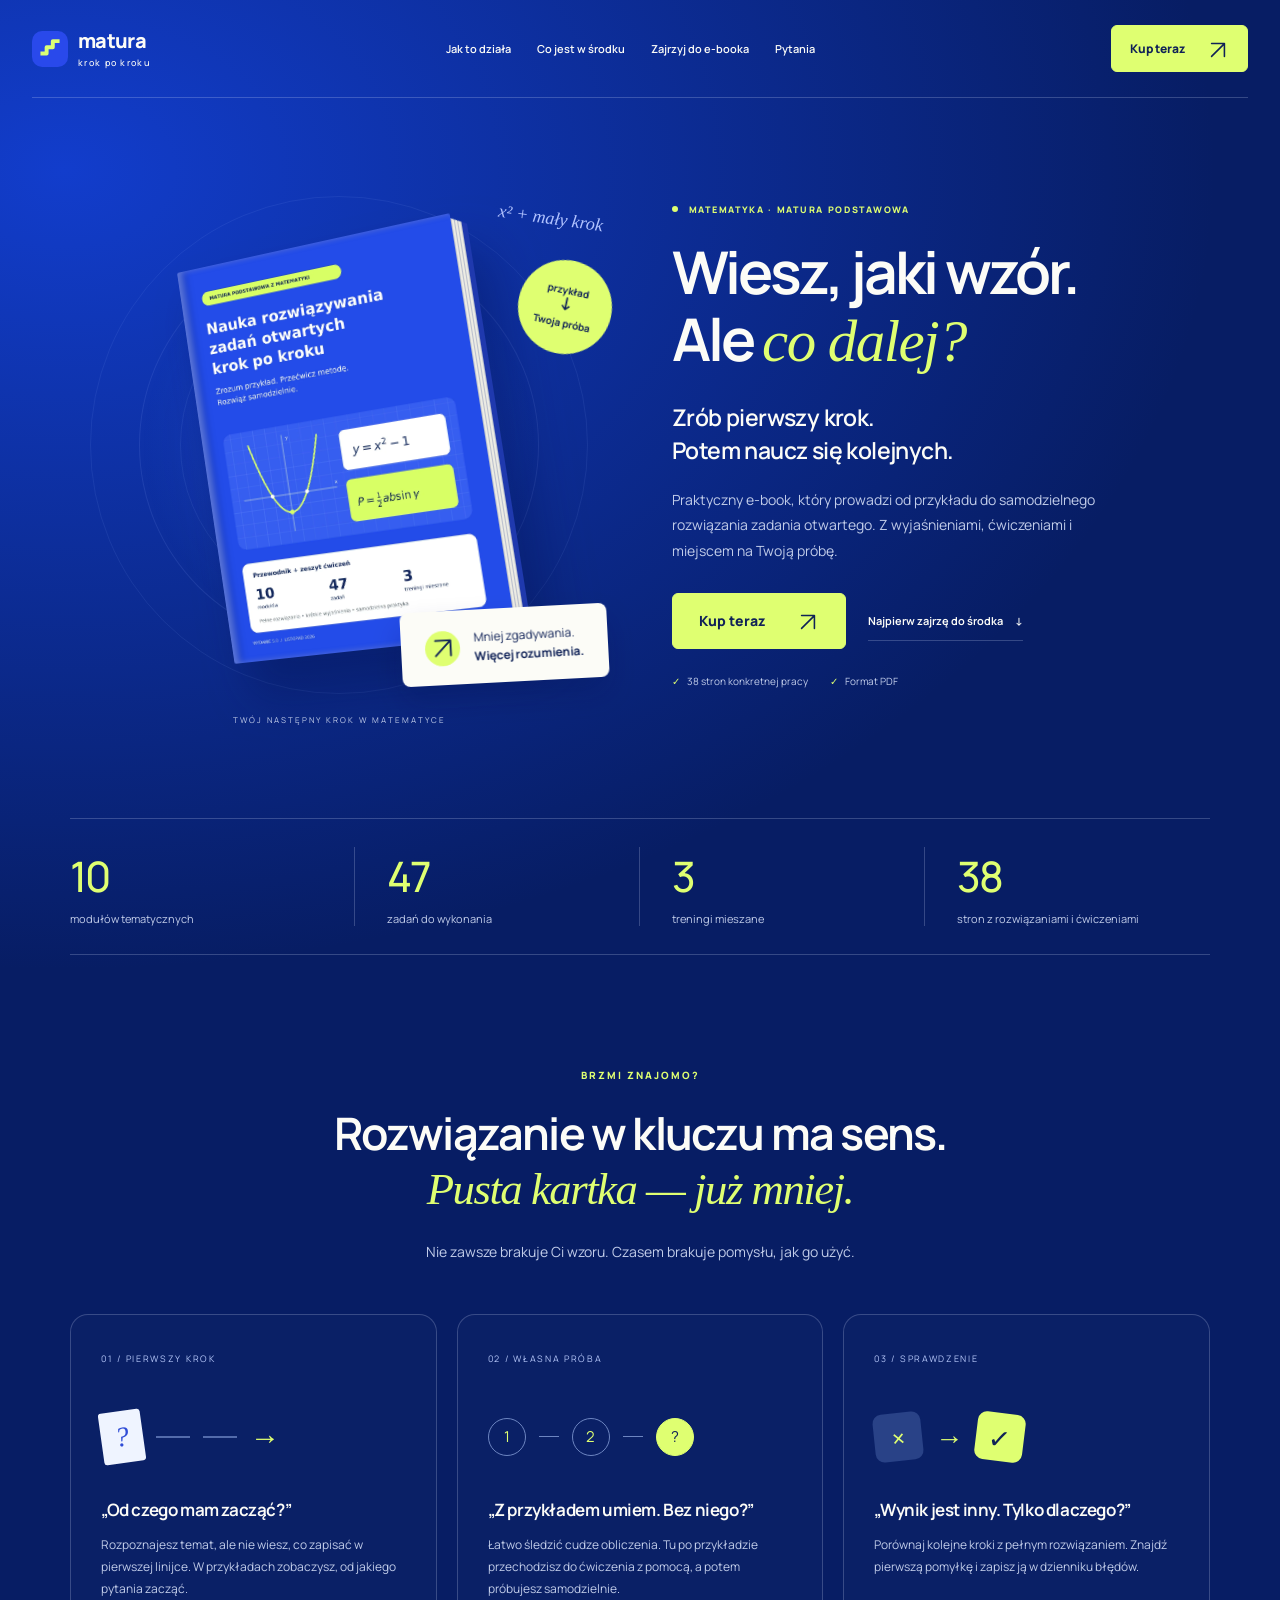
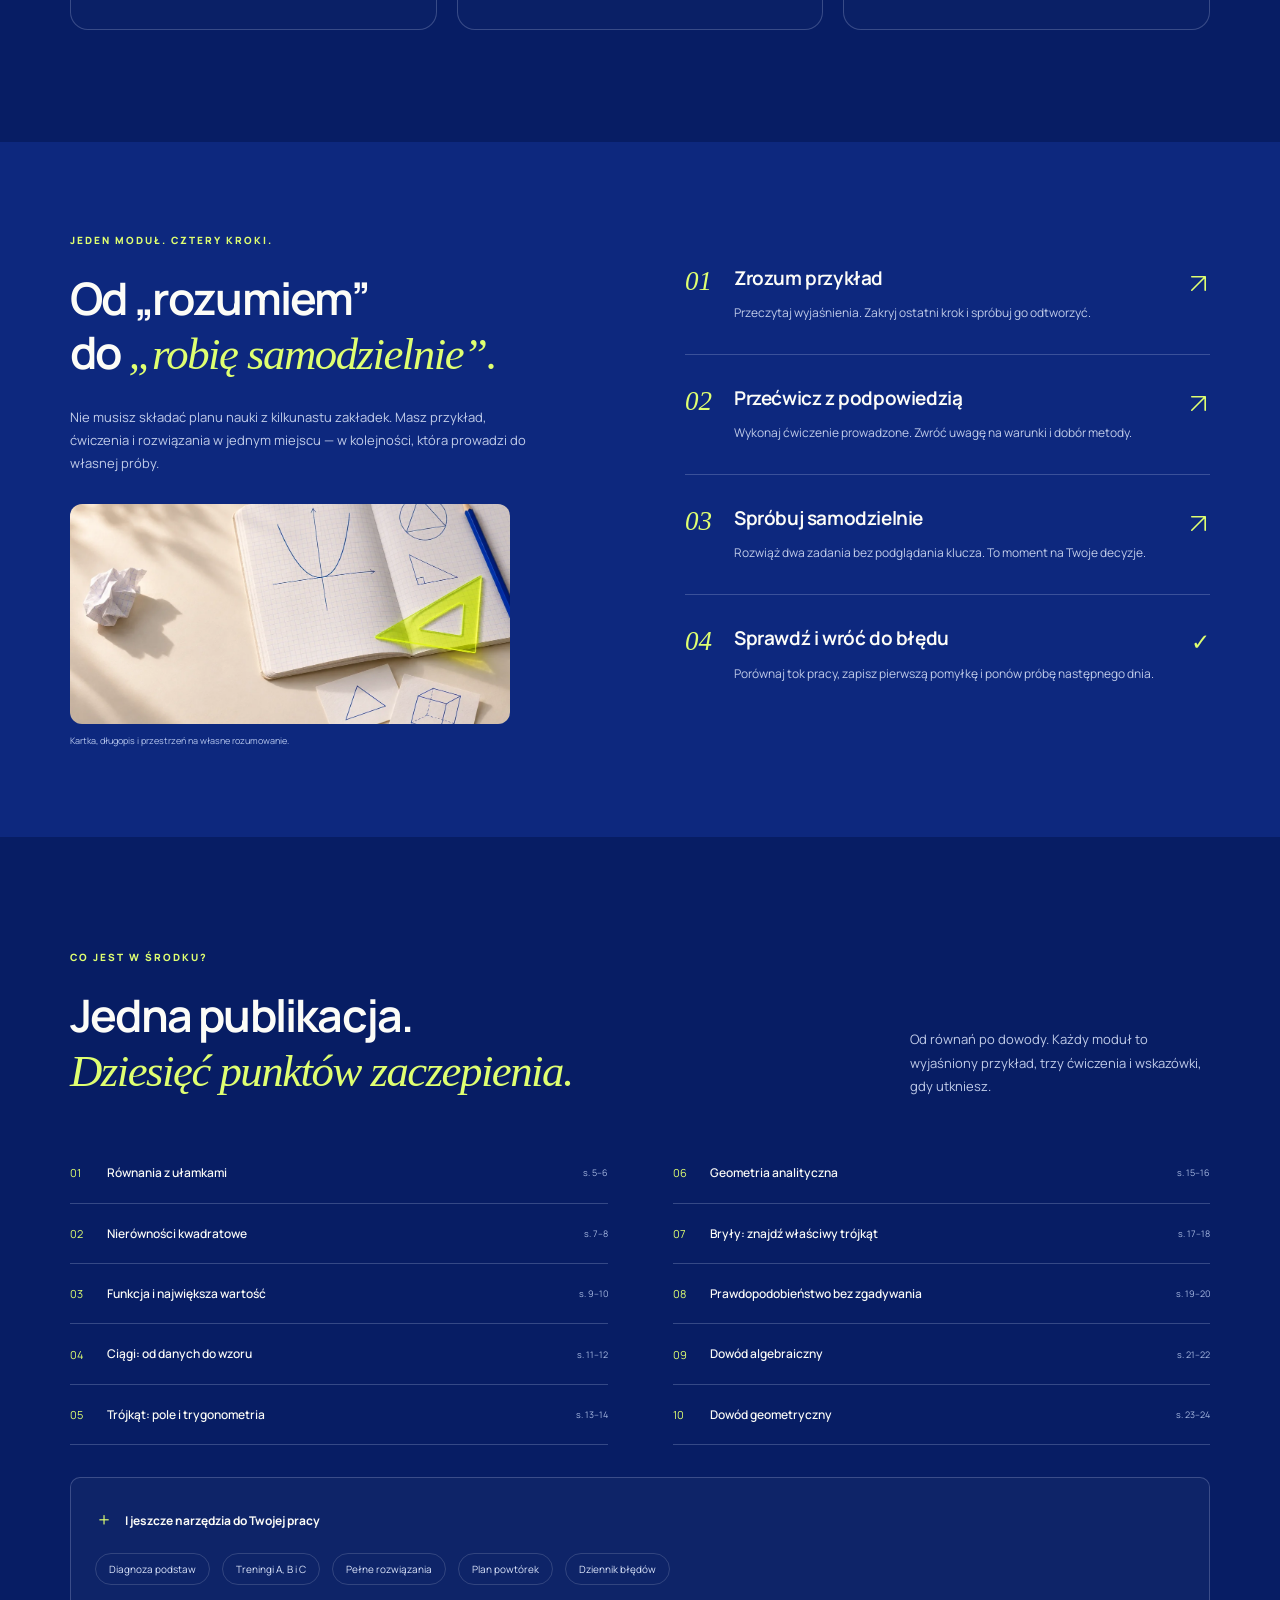
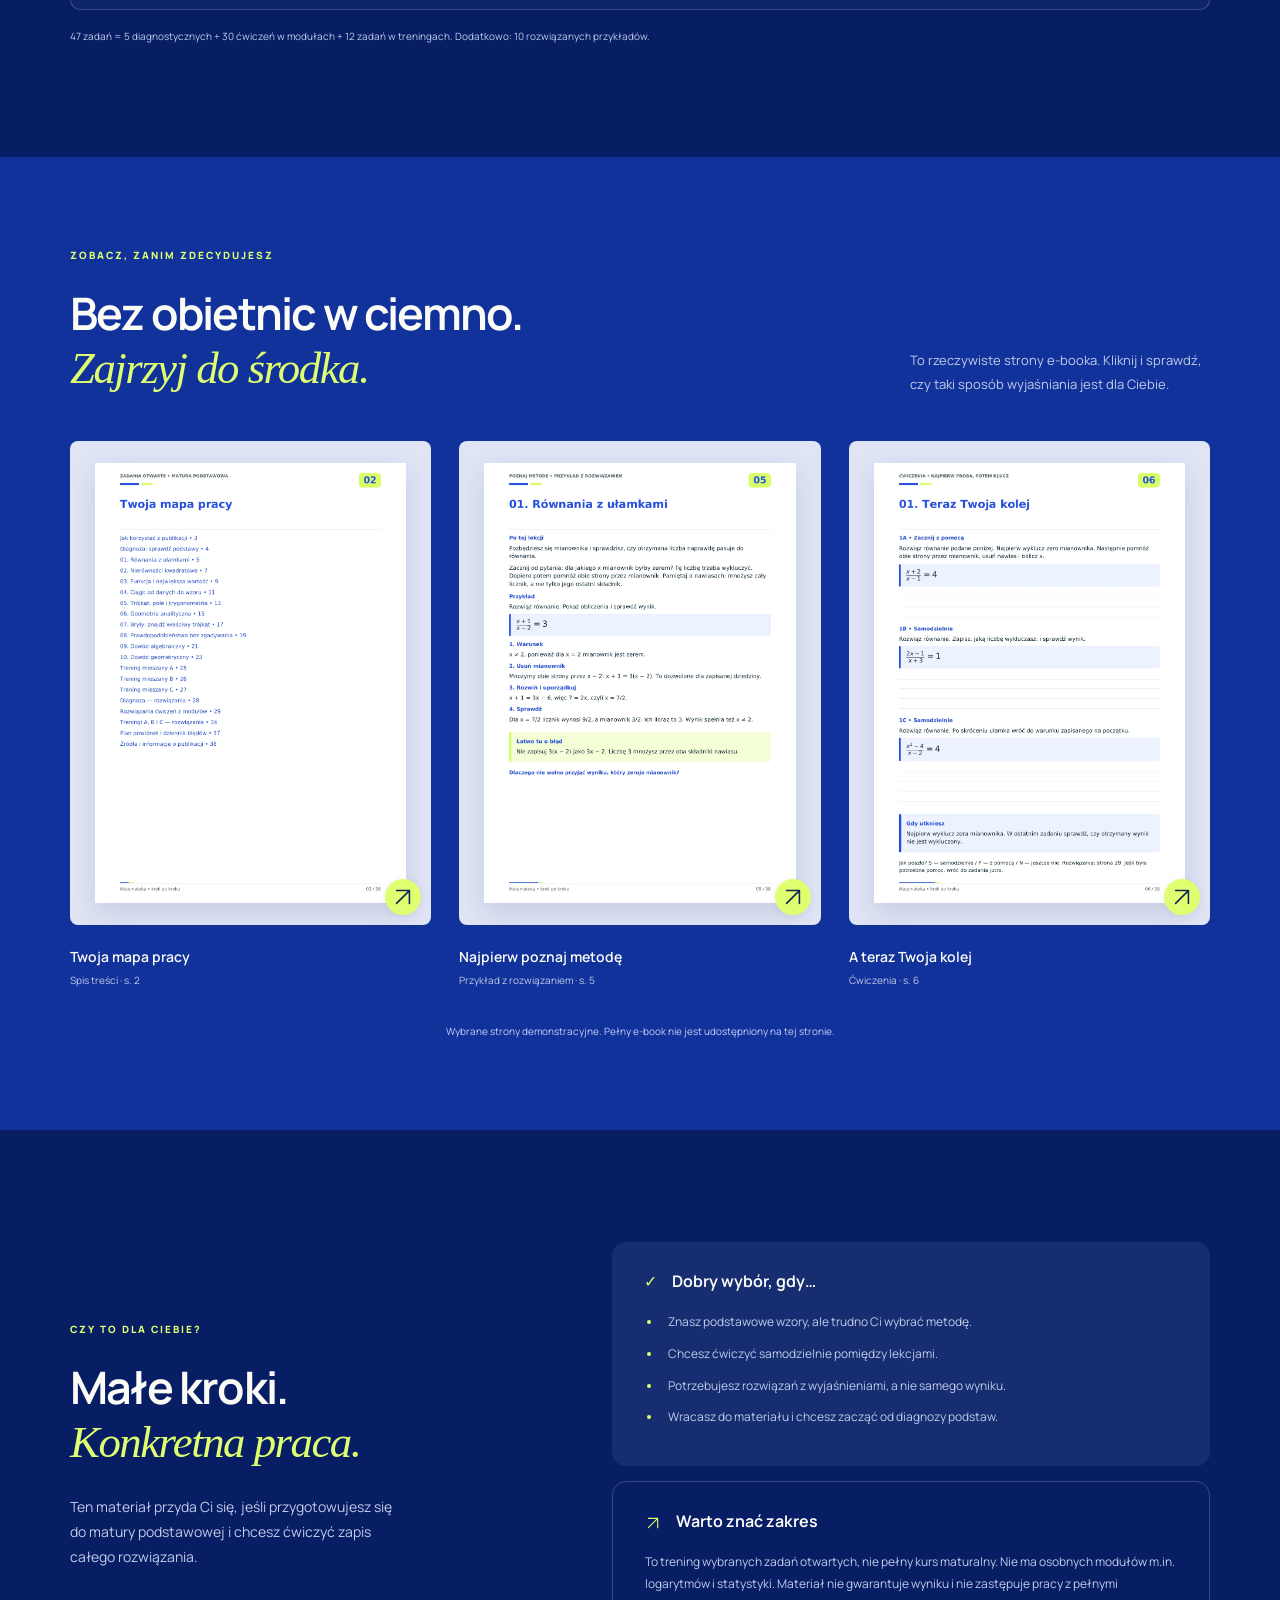
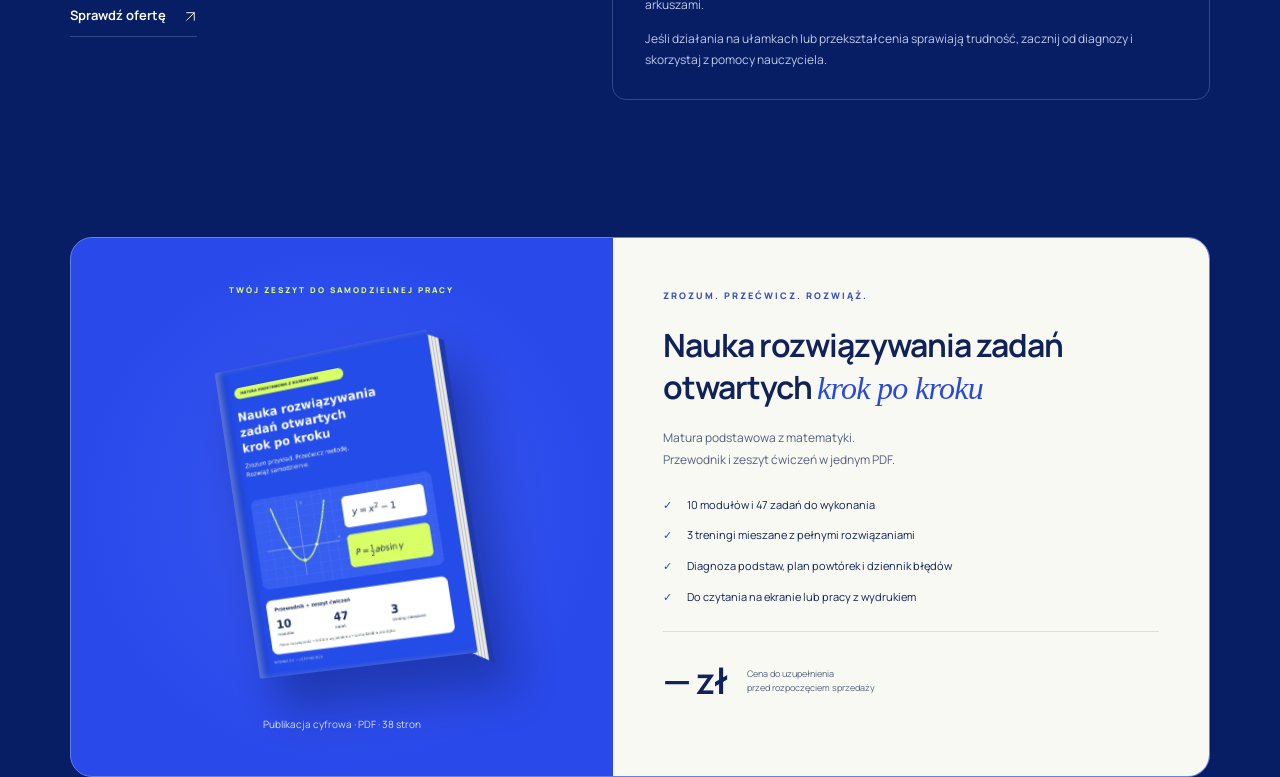
<file: site/index.html>
<!doctype html>
<html lang="pl">
<head>
  <meta charset="utf-8">
  <meta name="viewport" content="width=device-width, initial-scale=1">
  <meta name="theme-color" content="#f8f8f2">
  <meta name="description" content="Zrozum przykład. Przećwicz metodę. Rozwiąż samodzielnie. E-book PDF do treningu zadań otwartych na maturze podstawowej: 10 modułów, 47 zadań i pełne rozwiązania.">
  <title>Matura krok po kroku — zadania otwarte z matematyki</title>
  <link rel="icon" href="assets/favicon.svg" type="image/svg+xml">
  <link rel="preload" href="assets/manrope-latin-wght-normal.woff2" as="font" type="font/woff2" crossorigin>
  <link rel="stylesheet" href="styles.css">
  <script src="app.js" type="module"></script>
</head>
<body>
  <a class="skip-link" href="#tresc">Przejdź do treści</a>
  <header class="header">
    <a class="brand" href="#" aria-label="Matura krok po kroku — początek"><img src="assets/favicon.svg" width="36" height="36" alt=""><span>matura<span class="brand-sub">krok po kroku</span></span></a>
    <button class="menu-toggle" aria-expanded="false" aria-controls="navigation" aria-label="Otwórz menu"><span></span><span></span></button>
    <nav id="navigation" aria-label="Nawigacja główna"><a href="#metoda">Jak to działa</a><a href="#zawartosc">Co jest w środku</a><a href="#podglad">Zajrzyj do e-booka</a><a href="#pytania">Pytania</a></nav>
    <a href="https://www.naffy.io/jerry-kvq9v/matura-z-matematyki-019" class="button button-small nav-buy">Kup teraz <span aria-hidden="true"><svg class="arrow-icon" viewBox="0 0 24 24" fill="none" aria-hidden="true"><path d="M5 19 19 5M5 5h14v14" stroke="currentColor" stroke-width="1.7" stroke-linecap="round" stroke-linejoin="round"/></svg></span></a>
  </header>
  <main id="tresc">
    <section class="hero wrap">
      <div class="hero-copy">
        <p class="eyebrow"><span class="status-dot"></span> MATEMATYKA · MATURA PODSTAWOWA</p>
        <h1>Wiesz, jaki wzór.<br>Ale <span class="serif">co dalej?</span></h1>
        <p class="hero-lead">Zrób pierwszy krok.<br>Potem naucz się kolejnych.</p>
        <p class="hero-description">Praktyczny e-book, który prowadzi od przykładu do samodzielnego rozwiązania zadania otwartego. Z wyjaśnieniami, ćwiczeniami i miejscem na Twoją próbę.</p>
        <div class="hero-actions"><a href="https://www.naffy.io/jerry-kvq9v/matura-z-matematyki-019" class="button">Kup teraz <span aria-hidden="true"><svg class="arrow-icon" viewBox="0 0 24 24" fill="none" aria-hidden="true"><path d="M5 19 19 5M5 5h14v14" stroke="currentColor" stroke-width="1.7" stroke-linecap="round" stroke-linejoin="round"/></svg></span></a><a class="text-link" href="#podglad">Najpierw zajrzę do środka <span aria-hidden="true">↓</span></a></div>
        <div class="hero-meta"><span><span aria-hidden="true">✓</span> 38 stron konkretnej pracy</span><span><span aria-hidden="true">✓</span> Format PDF</span></div>
      </div>
      <div class="hero-art" aria-label="Wizualizacja e-booka z jego oryginalną okładką">
        <div class="art-grid" aria-hidden="true"></div><span class="art-formula" aria-hidden="true">x² + mały krok</span>
        <div class="book"><img src="assets/cover.webp" width="990" height="1400" alt="Okładka e-booka Nauka rozwiązywania zadań otwartych krok po kroku" fetchpriority="high"></div>
        <div class="art-note"><span class="note-icon" aria-hidden="true"><svg class="arrow-icon" viewBox="0 0 24 24" fill="none" aria-hidden="true"><path d="M5 19 19 5M5 5h14v14" stroke="currentColor" stroke-width="1.7" stroke-linecap="round" stroke-linejoin="round"/></svg></span><span>Mniej zgadywania.<br><strong>Więcej rozumienia.</strong></span></div>
        <span class="art-caption">TWÓJ NASTĘPNY KROK W MATEMATYCE</span>
        <div class="round-note">przykład<br><span>↓</span><br>Twoja próba</div>
      </div>
    </section>
    <section class="numbers wrap" aria-label="E-book w liczbach">
      <div><strong>10</strong><span>modułów tematycznych</span></div><div><strong>47</strong><span>zadań do wykonania</span></div><div><strong>3</strong><span>treningi mieszane</span></div><div><strong>38</strong><span>stron z rozwiązaniami i ćwiczeniami</span></div>
    </section>

    <section class="section wrap problem" id="dla-kogo">
      <div class="section-heading reveal"><p class="eyebrow">BRZMI ZNAJOMO?</p><h2>Rozwiązanie w kluczu ma sens.<br> <span class="serif">Pusta kartka — już mniej.</span></h2><p>Nie zawsze brakuje Ci wzoru. Czasem brakuje pomysłu, jak go użyć.</p></div>
      <div class="problem-grid">
        <article class="problem-card reveal"><span class="card-index">01 / PIERWSZY KROK</span><div class="mini-diagram first-step" aria-hidden="true"><span>?</span><i></i><i></i><b>→</b></div><h3>„Od czego mam zacząć?”</h3><p>Rozpoznajesz temat, ale nie wiesz, co zapisać w pierwszej linijce. W przykładach zobaczysz, od jakiego pytania zacząć.</p></article>
        <article class="problem-card reveal"><span class="card-index">02 / WŁASNA PRÓBA</span><div class="mini-diagram steps-diagram" aria-hidden="true"><span>1</span><i></i><span>2</span><i></i><span>?</span></div><h3>„Z przykładem umiem. Bez niego?”</h3><p>Łatwo śledzić cudze obliczenia. Tu po przykładzie przechodzisz do ćwiczenia z pomocą, a potem próbujesz samodzielnie.</p></article>
        <article class="problem-card reveal"><span class="card-index">03 / SPRAWDZENIE</span><div class="mini-diagram check-diagram" aria-hidden="true"><span>×</span><b>→</b><span>✓</span></div><h3>„Wynik jest inny. Tylko dlaczego?”</h3><p>Porównaj kolejne kroki z pełnym rozwiązaniem. Znajdź pierwszą pomyłkę i zapisz ją w dzienniku błędów.</p></article>
      </div>
    </section>

    <section class="method-section" id="metoda"><div class="wrap method-layout">
      <div class="method-intro reveal"><p class="eyebrow">JEDEN MODUŁ. CZTERY KROKI.</p><h2>Od „rozumiem”<br>do <span class="serif">„robię samodzielnie”.</span></h2><p>Nie musisz składać planu nauki z kilkunastu zakładek. Masz przykład, ćwiczenia i rozwiązania w jednym miejscu — w kolejności, która prowadzi do własnej próby.</p><figure class="practice-image"><img src="assets/practice.webp" alt="Uporządkowany zeszyt w kratkę, szkice matematyczne i przybory do samodzielnych ćwiczeń" width="1200" height="800" loading="lazy"><figcaption>Kartka, długopis i przestrzeń na własne rozumowanie.</figcaption></figure></div>
      <ol class="method-steps">
        <li class="reveal"><span>01</span><div><h3>Zrozum przykład</h3><p>Przeczytaj wyjaśnienia. Zakryj ostatni krok i spróbuj go odtworzyć.</p></div><b aria-hidden="true"><svg class="arrow-icon" viewBox="0 0 24 24" fill="none" aria-hidden="true"><path d="M5 19 19 5M5 5h14v14" stroke="currentColor" stroke-width="1.7" stroke-linecap="round" stroke-linejoin="round"/></svg></b></li>
        <li class="reveal"><span>02</span><div><h3>Przećwicz z podpowiedzią</h3><p>Wykonaj ćwiczenie prowadzone. Zwróć uwagę na warunki i dobór metody.</p></div><b aria-hidden="true"><svg class="arrow-icon" viewBox="0 0 24 24" fill="none" aria-hidden="true"><path d="M5 19 19 5M5 5h14v14" stroke="currentColor" stroke-width="1.7" stroke-linecap="round" stroke-linejoin="round"/></svg></b></li>
        <li class="reveal"><span>03</span><div><h3>Spróbuj samodzielnie</h3><p>Rozwiąż dwa zadania bez podglądania klucza. To moment na Twoje decyzje.</p></div><b aria-hidden="true"><svg class="arrow-icon" viewBox="0 0 24 24" fill="none" aria-hidden="true"><path d="M5 19 19 5M5 5h14v14" stroke="currentColor" stroke-width="1.7" stroke-linecap="round" stroke-linejoin="round"/></svg></b></li>
        <li class="reveal"><span>04</span><div><h3>Sprawdź i wróć do błędu</h3><p>Porównaj tok pracy, zapisz pierwszą pomyłkę i ponów próbę następnego dnia.</p></div><b aria-hidden="true">✓</b></li>
      </ol>
    </div></section>

    <section class="section wrap" id="zawartosc">
      <div class="split-heading reveal"><div><p class="eyebrow">CO JEST W ŚRODKU?</p><h2>Jedna publikacja.<br> <span class="serif">Dziesięć punktów zaczepienia.</span></h2></div><p>Od równań po dowody. Każdy moduł to wyjaśniony przykład, trzy ćwiczenia i wskazówki, gdy utkniesz.</p></div>
      <div class="chapters reveal">
        <div><span>01</span><h3>Równania z ułamkami</h3><small>s. 5–6</small></div><div><span>06</span><h3>Geometria analityczna</h3><small>s. 15–16</small></div>
        <div><span>02</span><h3>Nierówności kwadratowe</h3><small>s. 7–8</small></div><div><span>07</span><h3>Bryły: znajdź właściwy trójkąt</h3><small>s. 17–18</small></div>
        <div><span>03</span><h3>Funkcja i największa wartość</h3><small>s. 9–10</small></div><div><span>08</span><h3>Prawdopodobieństwo bez zgadywania</h3><small>s. 19–20</small></div>
        <div><span>04</span><h3>Ciągi: od danych do wzoru</h3><small>s. 11–12</small></div><div><span>09</span><h3>Dowód algebraiczny</h3><small>s. 21–22</small></div>
        <div><span>05</span><h3>Trójkąt: pole i trygonometria</h3><small>s. 13–14</small></div><div><span>10</span><h3>Dowód geometryczny</h3><small>s. 23–24</small></div>
      </div>
      <div class="extras reveal"><p><span aria-hidden="true">＋</span> I jeszcze narzędzia do Twojej pracy</p><div><span>Diagnoza podstaw</span><span>Treningi A, B i C</span><span>Pełne rozwiązania</span><span>Plan powtórek</span><span>Dziennik błędów</span></div></div>
      <p class="scope-note">47 zadań = 5 diagnostycznych + 30 ćwiczeń w modułach + 12 zadań w treningach. Dodatkowo: 10 rozwiązanych przykładów.</p>
    </section>

    <section class="preview-section" id="podglad"><div class="wrap">
      <div class="split-heading reveal"><div><p class="eyebrow">ZOBACZ, ZANIM ZDECYDUJESZ</p><h2>Bez obietnic w ciemno.<br> <span class="serif">Zajrzyj do środka.</span></h2></div><p>To rzeczywiste strony e-booka. Kliknij i sprawdź, czy taki sposób wyjaśniania jest dla Ciebie.</p></div>
      <div class="preview-grid">
        <button class="page-card reveal" data-preview="2"><div class="page-frame"><img src="assets/page-2.webp" width="1061" height="1500" alt="Podgląd strony 2: spis treści" loading="lazy"><span class="zoom-icon" aria-hidden="true"><svg class="arrow-icon" viewBox="0 0 24 24" fill="none" aria-hidden="true"><path d="M5 19 19 5M5 5h14v14" stroke="currentColor" stroke-width="1.7" stroke-linecap="round" stroke-linejoin="round"/></svg></span></div><span class="page-label"><strong>Twoja mapa pracy</strong><span>Spis treści · s. 2</span></span></button>
        <button class="page-card reveal" data-preview="5"><div class="page-frame"><img src="assets/page-5.webp" width="1061" height="1500" alt="Podgląd strony 5: równanie z ułamkami wyjaśnione krok po kroku" loading="lazy"><span class="zoom-icon" aria-hidden="true"><svg class="arrow-icon" viewBox="0 0 24 24" fill="none" aria-hidden="true"><path d="M5 19 19 5M5 5h14v14" stroke="currentColor" stroke-width="1.7" stroke-linecap="round" stroke-linejoin="round"/></svg></span></div><span class="page-label"><strong>Najpierw poznaj metodę</strong><span>Przykład z rozwiązaniem · s. 5</span></span></button>
        <button class="page-card reveal" data-preview="6"><div class="page-frame"><img src="assets/page-6.webp" width="1061" height="1500" alt="Podgląd strony 6: trzy ćwiczenia z równań z ułamkami" loading="lazy"><span class="zoom-icon" aria-hidden="true"><svg class="arrow-icon" viewBox="0 0 24 24" fill="none" aria-hidden="true"><path d="M5 19 19 5M5 5h14v14" stroke="currentColor" stroke-width="1.7" stroke-linecap="round" stroke-linejoin="round"/></svg></span></div><span class="page-label"><strong>A teraz Twoja kolej</strong><span>Ćwiczenia · s. 6</span></span></button>
      </div><p class="preview-note">Wybrane strony demonstracyjne. Pełny e-book nie jest udostępniony na tej stronie.</p>
    </div></section>

    <section class="section wrap fit-section">
      <div class="reveal"><p class="eyebrow">CZY TO DLA CIEBIE?</p><h2>Małe kroki.<br> <span class="serif">Konkretna praca.</span></h2><p>Ten materiał przyda Ci się, jeśli przygotowujesz się do matury podstawowej i chcesz ćwiczyć zapis całego rozwiązania.</p><a class="text-link" href="#oferta">Sprawdź ofertę <span aria-hidden="true"><svg class="arrow-icon" viewBox="0 0 24 24" fill="none" aria-hidden="true"><path d="M5 19 19 5M5 5h14v14" stroke="currentColor" stroke-width="1.7" stroke-linecap="round" stroke-linejoin="round"/></svg></span></a></div>
      <div class="fit-cards"><article class="fit-card reveal"><h3><span aria-hidden="true">✓</span> Dobry wybór, gdy…</h3><ul><li>Znasz podstawowe wzory, ale trudno Ci wybrać metodę.</li><li>Chcesz ćwiczyć samodzielnie pomiędzy lekcjami.</li><li>Potrzebujesz rozwiązań z wyjaśnieniami, a nie samego wyniku.</li><li>Wracasz do materiału i chcesz zacząć od diagnozy podstaw.</li></ul></article><article class="fit-card fit-neutral reveal"><h3><span aria-hidden="true"><svg class="arrow-icon" viewBox="0 0 24 24" fill="none" aria-hidden="true"><path d="M5 19 19 5M5 5h14v14" stroke="currentColor" stroke-width="1.7" stroke-linecap="round" stroke-linejoin="round"/></svg></span> Warto znać zakres</h3><p>To trening wybranych zadań otwartych, nie pełny kurs maturalny. Nie ma osobnych modułów m.in. logarytmów i statystyki. Materiał nie gwarantuje wyniku i nie zastępuje pracy z pełnymi arkuszami.</p><p>Jeśli działania na ułamkach lub przekształcenia sprawiają trudność, zacznij od diagnozy i skorzystaj z pomocy nauczyciela.</p></article></div>
    </section>

    <section class="offer-section wrap" id="oferta"><div class="offer-card reveal">
      <div class="offer-visual"><p class="eyebrow">TWÓJ ZESZYT DO SAMODZIELNEJ PRACY</p><div class="book book-small"><img src="assets/cover.webp" alt="Okładka e-booka" width="990" height="1400" loading="lazy"></div><span>Publikacja cyfrowa · PDF · 38 stron</span></div>
      <div class="offer-copy"><p class="eyebrow">ZROZUM. PRZEĆWICZ. ROZWIĄŻ.</p><h2>Nauka rozwiązywania zadań otwartych <span class="serif">krok po kroku</span></h2><p>Matura podstawowa z matematyki.<br>Przewodnik i zeszyt ćwiczeń w jednym PDF.</p><ul class="offer-list"><li>10 modułów i 47 zadań do wykonania</li><li>3 treningi mieszane z pełnymi rozwiązaniami</li><li>Diagnoza podstaw, plan powtórek i dziennik błędów</li><li>Do czytania na ekranie lub pracy z wydrukiem</li></ul><div class="price-line"><strong id="price">— zł</strong><span id="price-note">Cena do uzupełnienia<br>przed rozpoczęciem sprzedaży</span></div><a class="button buy-button" herf='https://www.naffy.io/jerry-kvq9v/matura-z-matematyki-019">Kup teraz <span aria-hidden="true"><svg class="arrow-icon" viewBox="0 0 24 24" fill="none" aria-hidden="true"><path d="M5 19 19 5M5 5h14v14" stroke="currentColor" stroke-width="1.7" stroke-linecap="round" stroke-linejoin="round"/></svg></span></button><p class="purchase-note" id="purchase-note">Wersja demonstracyjna. Ten przycisk nie pobiera płatności.</p><p class="delivery" id="delivery">Sposób otrzymania produktu po zakupie zostanie podany po uruchomieniu sprzedaży.</p></div>
    </div></section>

    <section class="section wrap faq-section" id="pytania"><div class="reveal"><p class="eyebrow">JESZCZE JEDNO PYTANIE?</p><h2>Wszystko <span class="serif">jasne.</span></h2><p>Zanim zrobisz pierwszy krok, poznaj szczegóły.</p></div><div class="faq-list reveal">
      <details><summary>W jakim formacie jest e-book?</summary><p>To 38-stronicowy plik PDF w formacie A4. Zawiera teorię potrzebną do przykładów, ćwiczenia, pełne rozwiązania, plan powtórek i dziennik błędów. Nie jest kursem wideo ani książką drukowaną.</p></details>
      <details><summary>Jak otrzymam e-booka po zakupie?</summary><p id="faq-delivery">Sprzedaż nie została jeszcze uruchomiona. Sposób dostarczenia PDF i warunki zakupu zostaną uzupełnione przed jej rozpoczęciem. Wersja demonstracyjna nie przyjmuje płatności i nie wysyła produktu.</p></details>
      <details><summary>Czy mogę czytać go na telefonie?</summary><p>Tak, PDF można otworzyć na telefonie, tablecie i komputerze. Na małym ekranie niektóre strony mogą wymagać powiększenia. Do rozwiązywania zadań wygodnie jest przygotować osobną kartkę lub wydruk.</p></details>
      <details><summary>Czy potrzebuję specjalnego programu?</summary><p>Wystarczy przeglądarka lub zwykły czytnik PDF. Do pisania w pliku potrzebujesz funkcji adnotacji. Pola w e-booku nie są interaktywnymi formularzami.</p></details>
      <details><summary>Czy to materiał dla początkujących?</summary><p>Możesz zacząć od pięciu zadań diagnostycznych. W modułach znajdziesz przykłady z wyjaśnieniami i ćwiczenia z podpowiedziami. Jeśli masz braki w ułamkach lub przekształceniach, najpierw uzupełnij podstawy, w razie potrzeby z nauczycielem.</p></details>
      <details><summary>Czy e-book obejmuje całą maturę?</summary><p>Nie. Ćwiczysz wybrane typy zadań otwartych na poziomie podstawowym. Publikacja nie zastępuje pełnego przygotowania ani oficjalnych arkuszy. To materiał niezależny, niezatwierdzony przez CKE, bez gwarancji konkretnego wyniku.</p></details>
      <details><summary>Ile czasu zajmuje praca z materiałem?</summary><p>Publikacja proponuje 10 sesji modułowych i 3 sesje treningowe. Tempo dopasuj do swoich potrzeb. Treningi mieszane mają orientacyjny limit 30 minut, a diagnoza 15–20 minut — to wskazówki organizacyjne, nie normy egzaminacyjne.</p></details>
    </div></section>
    <section class="last-word wrap reveal"><span class="last-icon" aria-hidden="true"><svg class="arrow-icon" viewBox="0 0 24 24" fill="none" aria-hidden="true"><path d="M5 19 19 5M5 5h14v14" stroke="currentColor" stroke-width="1.7" stroke-linecap="round" stroke-linejoin="round"/></svg></span><h2>Kolejne zadanie.<br> <span class="serif">Tym razem z pomysłem na start.</span></h2><a class="button" href="#oferta">Zrób pierwszy krok <span aria-hidden="true"><svg class="arrow-icon" viewBox="0 0 24 24" fill="none" aria-hidden="true"><path d="M5 19 19 5M5 5h14v14" stroke="currentColor" stroke-width="1.7" stroke-linecap="round" stroke-linejoin="round"/></svg></span></a></section>
  </main>
  <footer class="footer wrap"><div class="footer-top"><a class="brand" href="#"><img src="assets/favicon.svg" width="36" height="36" alt=""><span>matura<span class="brand-sub">krok po kroku</span></span></a><p>Zrozum przykład. Przećwicz metodę.<br>Rozwiąż samodzielnie.</p></div><div class="footer-bottom"><div><p id="seller">Dane sprzedawcy: do uzupełnienia</p><p id="contact">Kontakt: do uzupełnienia</p></div><nav aria-label="Informacje o sprzedaży"><button data-legal="terms">Regulamin</button><button data-legal="privacy">Polityka prywatności</button><button data-legal="consumer">Prawa konsumenta</button></nav></div><p class="footer-note">Niezależny materiał edukacyjny. Nie jest publikacją CKE. <span id="footer-demo">Wersja demonstracyjna — zakup niedostępny.</span></p></footer>
  <div class="mobile-buy" id="mobile-buy"><span>Twój kolejny krok<span>e-book PDF · 38 stron</span></span><a href="#oferta" class="button button-small">Kup teraz <svg class="arrow-icon" viewBox="0 0 24 24" fill="none" aria-hidden="true"><path d="M5 19 19 5M5 5h14v14" stroke="currentColor" stroke-width="1.7" stroke-linecap="round" stroke-linejoin="round"/></svg></a></div>
  <dialog id="preview-dialog" class="preview-dialog" aria-labelledby="preview-title"><div class="dialog-top"><h2 id="preview-title">Podgląd e-booka</h2><button class="close-dialog" aria-label="Zamknij podgląd">×</button></div><img id="preview-image" src="assets/page-2.webp" alt=""><div class="preview-controls"><button id="previous-page" aria-label="Poprzednia strona">←</button><p id="preview-position" aria-live="polite"></p><button id="next-page" aria-label="Następna strona">→</button></div></dialog>
  <dialog id="info-dialog" class="info-dialog" aria-labelledby="info-title"><button class="close-dialog" aria-label="Zamknij komunikat">×</button><span class="info-symbol" aria-hidden="true"><svg class="arrow-icon" viewBox="0 0 24 24" fill="none" aria-hidden="true"><path d="M5 19 19 5M5 5h14v14" stroke="currentColor" stroke-width="1.7" stroke-linecap="round" stroke-linejoin="round"/></svg></span><h2 id="info-title">Sprzedaż jeszcze nie ruszyła</h2><p id="info-text">To wersja demonstracyjna strony. Cena i bezpieczny koszyk zostaną udostępnione przed rozpoczęciem sprzedaży. Nie pobrano płatności ani nie złożono zamówienia.</p><button class="button close-dialog">Rozumiem</button></dialog>
  <noscript><p class="noscript">Podgląd powiększonych stron i informacje o zakupie wymagają JavaScript. Sprzedaż w wersji demonstracyjnej jest wyłączona.</p></noscript>
</body>
</html>
</file>
<file: site/styles.css>
@font-face{font-family:Manrope;src:url('assets/manrope-latin-wght-normal.woff2') format('woff2');font-style:normal;font-weight:200 800;font-display:swap;unicode-range:U+0000-00FF,U+0131,U+0152-0153,U+02BB-02BC,U+02C6,U+02DA,U+02DC,U+0304,U+0308,U+0329,U+2000-206F,U+20AC,U+2122,U+2191,U+2193,U+2212,U+2215,U+FEFF,U+FFFD}
@font-face{font-family:Manrope;src:url('assets/manrope-latin-ext-wght-normal.woff2') format('woff2');font-style:normal;font-weight:200 800;font-display:swap;unicode-range:U+0100-02BA,U+02BD-02C5,U+02C7-02CC,U+02CE-02D7,U+02DD-02FF,U+0304,U+0308,U+0329,U+1D00-1DBF,U+1E00-1E9F,U+1EF2-1EFF,U+2020,U+20A0-20AB,U+20AD-20C0,U+2113,U+2C60-2C7F,U+A720-A7FF}
:root{--blue:#2949eb;--deep:#071d64;--ink:#102257;--lime:#dfff71;--white:#fcfcf7;--muted:#c1cce9;--line:rgba(218,228,255,.22);--radius:18px;font-family:Manrope,Arial,sans-serif;color:var(--white);background:var(--deep);font-synthesis:none}
*{box-sizing:border-box}html{scroll-behavior:smooth;scroll-padding-top:110px}body{margin:0;background:radial-gradient(ellipse 90% 800px at 5% 170px,#123dcc 0%,transparent 100%),var(--deep)}body.modal-open{overflow:hidden}button,a{-webkit-tap-highlight-color:transparent}a{color:inherit;text-decoration:none}button{font:inherit;cursor:pointer}button:disabled{cursor:default}img{display:block;max-width:100%;height:auto}button,a,summary{touch-action:manipulation}button:focus-visible,a:focus-visible,summary:focus-visible{outline:3px solid var(--lime);outline-offset:6px}h1,h2,h3,p{margin:0}h1,h2,h3{font-weight:650}p{line-height:1.8}h2{font-size:clamp(32px,3.5vw,46px);letter-spacing:-1.8px;line-height:1.2}h3{line-height:1.45}h1{font-size:clamp(42px,4.6vw,65px);line-height:1.13;letter-spacing:-3px}.serif{font-family:Georgia,'Times New Roman',serif;font-style:italic;font-weight:400;color:var(--lime);letter-spacing:-1.5px}.wrap{width:min(1140px,calc(100% - 96px));margin-inline:auto}.section{padding-block:112px}.eyebrow{font-size:10px;letter-spacing:2px;font-weight:800;color:var(--lime);margin-bottom:22px;line-height:1.7}.button{display:inline-flex;justify-content:center;align-items:center;gap:32px;min-height:54px;padding:15px 26px;background:var(--lime);border:1px solid var(--lime);border-radius:6px;color:var(--ink);font-size:14px;font-weight:800;transition:background .2s,transform .2s,box-shadow .2s}.button:hover{background:#ebffa9;transform:translateY(-2px);box-shadow:0 9px 30px #0002}.button span[aria-hidden]{font-size:22px;line-height:1}.button-small{min-height:43px;padding:10px 18px;font-size:12px;gap:22px}.text-link{display:inline-flex;gap:18px;align-items:center;font-size:13px;font-weight:650;padding-block:12px;border-bottom:1px solid var(--line)}.text-link:hover{color:var(--lime)}.skip-link{position:fixed;top:8px;left:8px;transform:translateY(-200%);background:var(--lime);color:var(--ink);padding:16px;z-index:100}.skip-link:focus{transform:none}.demo-bar{text-align:center;padding:9px 16px;font-size:10px;letter-spacing:.5px;background:#06194f;color:#dce4ff}.demo-bar span{padding:0 12px;color:var(--lime)}.header{width:min(1240px,calc(100% - 64px));margin:auto;display:flex;align-items:center;justify-content:space-between;gap:24px;min-height:98px;position:relative;z-index:10;border-bottom:1px solid var(--line)}.brand{display:flex;align-items:center;gap:10px;font-size:20px;font-weight:800;letter-spacing:-.7px;line-height:1}.brand-sub{display:block;font-size:9px;letter-spacing:1.3px;font-weight:500;margin-top:7px}.header nav{display:flex;gap:26px;align-items:center;font-size:11px;font-weight:600}.header nav a:hover{color:var(--lime)}.menu-toggle{display:none}.hero{display:grid;grid-template-columns:1fr 1fr;align-items:center;gap:64px;padding-top:64px;padding-bottom:90px;min-height:720px}.hero-copy{grid-column:2;grid-row:1}.hero-copy .eyebrow{font-size:9px;letter-spacing:1.7px}.status-dot{display:inline-block;width:6px;height:6px;background:var(--lime);border-radius:50%;margin:0 7px 1px 0}.hero-lead{font-size:23px;font-weight:600;line-height:1.45;margin-top:25px;letter-spacing:-.6px}.hero-description{color:var(--muted);font-size:14px;max-width:450px;margin-top:20px}.hero-actions{display:flex;gap:22px;align-items:center;margin-top:30px;flex-wrap:wrap}.hero-actions .text-link{font-size:11px;gap:12px}.hero-meta{display:flex;gap:22px;color:var(--muted);font-size:10px;margin-top:25px}.hero-meta span span{color:var(--lime);margin-right:5px}.hero-art{position:relative;min-height:510px;display:flex;align-items:center;justify-content:center;isolation:isolate;grid-column:1;grid-row:1}.art-grid{position:absolute;width:400px;height:400px;max-width:100%;border:1px solid #94b0ff20;border-radius:50%;background:radial-gradient(circle,#416bff35,transparent 70%);z-index:-1}.art-grid:before,.art-grid:after{content:'';position:absolute;border:1px solid #94b0ff18;border-radius:50%;inset:40px}.art-grid:after{inset:-50px}.book{width:290px;position:relative;transform:perspective(1000px) rotateY(-15deg) rotateZ(-9deg);filter:drop-shadow(16px 35px 24px #010d485c);transform-style:preserve-3d;transition:transform .6s}.book:before{content:'';position:absolute;right:-15px;top:7px;bottom:-5px;width:18px;background:repeating-linear-gradient(90deg,#ecebe3 0,#ecebe3 2px,#bbc0ce 2px,#bbc0ce 3px);transform:skewY(30deg);border-right:5px solid #1f39ae;z-index:-1}.book:after{content:'';position:absolute;inset:0;box-shadow:inset 5px 0 6px #fff4,inset 10px 0 7px #0002;border-radius:2px;pointer-events:none}.book img{width:100%;border-radius:2px}.hero-art:hover .book{transform:perspective(1000px) rotateY(-8deg) rotateZ(-6deg)}.art-formula{position:absolute;top:18px;right:5px;transform:rotate(8deg);font-family:Georgia,serif;font-style:italic;color:#b1c3ff;font-size:18px}.art-note{position:absolute;bottom:18px;right:0;background:var(--white);color:var(--ink);padding:18px 24px;display:flex;gap:14px;align-items:center;box-shadow:0 16px 30px #02104933;border-radius:8px;font-size:12px;line-height:1.6;transform:rotate(-3deg)}.note-icon{display:grid;place-items:center;width:35px;height:35px;border-radius:50%;background:var(--lime);font-size:26px}.art-caption{position:absolute;bottom:-25px;font-size:8px;letter-spacing:2px;color:#c1cce9}.round-note{position:absolute;right:-4px;top:70px;width:94px;height:94px;display:flex;flex-direction:column;justify-content:center;align-items:center;border-radius:50%;background:var(--lime);color:var(--ink);font-size:10px;font-weight:700;line-height:.95;transform:rotate(12deg)}.round-note span{font-size:18px;line-height:.8}.numbers{display:grid;grid-template-columns:repeat(4,1fr);border-top:1px solid var(--line);border-bottom:1px solid var(--line);padding:28px 0}.numbers>div{padding:0 32px;display:flex;flex-direction:column;gap:6px;border-right:1px solid var(--line)}.numbers>div:first-child{padding-left:0}.numbers>div:last-child{border-right:0}.numbers strong{font-size:42px;font-weight:500;letter-spacing:-2px;color:var(--lime)}.numbers span{font-size:11px;color:var(--muted)}.section-heading{text-align:center}.section-heading>p:last-child{font-size:14px;color:var(--muted);margin-top:22px}.problem-grid{display:grid;grid-template-columns:repeat(3,1fr);gap:20px;margin-top:50px}.problem-card{padding:30px;border:1px solid var(--line);border-radius:var(--radius);background:#ffffff04}.card-index{font-size:9px;letter-spacing:1.7px;color:#b5c6f8}.problem-card h3{font-size:17px;letter-spacing:-.4px;margin:16px 0 12px}.problem-card p{font-size:12px;color:var(--muted)}.mini-diagram{height:90px;display:flex;align-items:center;gap:13px;color:var(--lime);margin-top:25px}.first-step span{display:grid;place-items:center;width:42px;height:52px;background:#eff4ff;color:#2f4cd6;font-family:Georgia,serif;font-style:italic;font-size:28px;border-radius:3px;transform:rotate(-8deg)}.first-step i{height:2px;width:34px;background:#536bab}.first-step b{font-size:30px;font-weight:400}.steps-diagram span{border:1px solid #6d85c1;width:38px;height:38px;border-radius:50%;display:grid;place-items:center;font-size:15px}.steps-diagram span:last-child{background:var(--lime);border-color:var(--lime);color:var(--ink)}.steps-diagram i{width:20px;height:1px;background:#6d85c1}.check-diagram span{display:grid;place-items:center;width:48px;height:48px;font-size:27px;background:#294287;border-radius:9px;transform:rotate(-6deg)}.check-diagram span:last-child{background:var(--lime);color:var(--ink);transform:rotate(7deg)}.check-diagram b{font-weight:400;font-size:28px}.method-section{background:#0d287e;padding:90px 0}.method-layout{display:grid;grid-template-columns:1fr 1fr;gap:90px;align-items:center}.method-intro>p:not(.eyebrow){font-size:13px;color:var(--muted);margin-top:24px;max-width:470px}.practice-image{margin:28px 0 0;max-width:440px}.practice-image img{border-radius:12px;aspect-ratio:2/1;object-fit:cover}.practice-image figcaption{font-size:9px;color:#b6c6ed;margin-top:10px}.method-steps{list-style:none;padding:0;margin:0}.method-steps li{display:flex;gap:22px;padding:30px 0;border-bottom:1px solid var(--line)}.method-steps li:first-child{padding-top:0}.method-steps li:last-child{border:0}.method-steps li>span{color:var(--lime);font-family:Georgia,serif;font-style:italic;font-size:27px;line-height:1.2}.method-steps h3{font-size:19px;letter-spacing:-.4px}.method-steps p{font-size:12px;color:var(--muted);margin-top:10px}.method-steps b{margin-left:auto;font-size:23px;color:var(--lime);font-weight:400}.split-heading{display:flex;justify-content:space-between;align-items:end;gap:60px;margin-bottom:45px}.split-heading>p{max-width:300px;flex-shrink:0;font-size:13px;color:var(--muted)}.chapters{display:grid;grid-template-columns:1fr 1fr;column-gap:65px}.chapters>div{display:flex;align-items:center;gap:15px;padding:21px 0;border-bottom:1px solid var(--line)}.chapters>div>span{font-size:11px;color:var(--lime);width:22px;flex-shrink:0}.chapters h3{font-size:12px;font-weight:550}.chapters small{margin-left:auto;white-space:nowrap;font-size:9px;color:#a7b8e1}.extras{margin-top:32px;background:#ffffff08;border:1px solid var(--line);border-radius:10px;padding:24px}.extras>p{font-size:12px;font-weight:700}.extras>p>span{color:var(--lime);font-size:18px;margin-right:10px}.extras>div{display:flex;flex-wrap:wrap;gap:12px;margin-top:18px}.extras>div>span{padding:8px 13px;border:1px solid #ffffff26;border-radius:30px;color:#dbe4fa;font-size:10px}.scope-note{font-size:10px;margin-top:17px;color:var(--muted)}.preview-section{padding:90px 0;background:#12329b}.preview-grid{display:grid;grid-template-columns:repeat(3,1fr);gap:28px}.page-card{border:0;background:none;text-align:left;padding:0;color:var(--white);min-width:0}.page-frame{padding:22px 25px;background:#dfe5f5;border-radius:8px;position:relative;transition:transform .3s,background .3s}.page-frame img{box-shadow:0 10px 25px #1e286a20}.page-card:hover .page-frame{transform:translateY(-7px);background:#f3f7ff}.zoom-icon{position:absolute;bottom:10px;right:10px;width:36px;height:36px;display:grid;place-items:center;background:var(--lime);color:var(--ink);border-radius:50%;font-size:22px;box-shadow:0 2px 10px #0001}.page-label{display:flex;flex-direction:column;gap:7px;padding-top:22px}.page-label strong{font-size:14px;font-weight:600}.page-label>span{font-size:10px;color:var(--muted)}.preview-note{text-align:center;color:#c2d1fa;font-size:10px;margin-top:35px}.fit-section{display:grid;grid-template-columns:.85fr 1.15fr;gap:100px;align-items:center}.fit-section>div>p:not(.eyebrow){font-size:14px;color:var(--muted);margin:24px 0;max-width:340px}.fit-card{border-radius:14px;padding:28px 32px;background:#162d71;margin-bottom:15px}.fit-card h3{font-size:16px;margin-bottom:18px}.fit-card h3 span{color:var(--lime);margin-right:12px}.fit-card ul{padding-left:18px;margin:0}.fit-card li{font-size:12px;color:var(--muted);padding-left:6px;line-height:1.8;margin:10px 0}.fit-card li::marker{color:var(--lime)}.fit-neutral{background:transparent;border:1px solid var(--line)}.fit-neutral p{font-size:12px;color:var(--muted);margin-top:12px}.offer-section{padding-block:10px 0}.offer-card{display:grid;grid-template-columns:1fr 1.1fr;border:1px solid #6480e6;border-radius:22px;overflow:hidden;background:var(--blue)}.offer-visual{display:flex;flex-direction:column;align-items:center;justify-content:center;padding:45px 35px;background:radial-gradient(ellipse,#6380ff44,transparent 70%)}.offer-visual .eyebrow{font-size:8px;margin-bottom:52px}.book-small{width:225px}.offer-visual>span{font-size:10px;color:#e1e9ff;margin-top:50px}.offer-copy{padding:50px;background:#f8f9f2;color:var(--ink)}.offer-copy .eyebrow{color:#3650bd;font-size:9px}.offer-copy h2{font-size:32px;letter-spacing:-1px;line-height:1.3}.offer-copy .serif{color:#2949dd;letter-spacing:-.7px}.offer-copy>p:not(.eyebrow){font-size:12px;color:#52617e;margin-top:18px}.offer-list{padding:0;list-style:none;font-size:11px;margin:25px 0}.offer-list li{margin:12px 0;line-height:1.7;padding-left:24px;position:relative}.offer-list li:before{content:'✓';position:absolute;left:0;color:#2349c9}.price-line{display:flex;gap:20px;align-items:center;border-top:1px solid #dce0d7;padding-top:24px}.price-line strong{font-size:36px;letter-spacing:-1px;font-weight:650;white-space:nowrap}.price-line>span{font-size:9px;color:#57657c;line-height:1.6}.buy-button{width:100%;margin-top:22px;justify-content:space-between;background:var(--blue);border-color:var(--blue);color:white}.buy-button:hover{background:#1636c7}.offer-copy .purchase-note{font-size:9px!important;text-align:center;margin-top:12px!important}.offer-copy .delivery{font-size:10px!important;padding-top:15px;border-top:1px solid #dce0d7}.faq-section{display:grid;grid-template-columns:.8fr 1.2fr;gap:80px}.faq-section>div>p:last-child{font-size:13px;color:var(--muted);margin-top:22px}.faq-list details{border-bottom:1px solid var(--line);padding:20px 0}.faq-list details:first-child{padding-top:0}.faq-list summary{font-size:13px;font-weight:650;cursor:pointer;list-style:none;display:flex;justify-content:space-between;align-items:center;gap:20px;line-height:1.6}.faq-list summary::-webkit-details-marker{display:none}.faq-list summary:after{content:'+';color:var(--lime);font-size:23px;font-weight:400;flex-shrink:0}.faq-list details[open] summary:after{content:'−'}.faq-list details p{font-size:12px;color:var(--muted);padding-top:15px;max-width:95%}.last-word{text-align:center;padding:60px 0 100px;border-top:1px solid var(--line)}.last-word h2{margin:22px 0 30px}.last-icon{display:inline-grid;place-items:center;width:48px;height:48px;background:#ffffff10;color:var(--lime);font-size:30px;border-radius:50%}.footer{padding:35px 0 25px;border-top:1px solid var(--line)}.footer-top,.footer-bottom{display:flex;align-items:center;justify-content:space-between;gap:30px}.footer-top>p{text-align:right;font-size:10px;color:var(--muted)}.footer-bottom{margin-top:35px;padding-top:25px;border-top:1px solid var(--line);font-size:10px;color:#b8c7ec}.footer-bottom p{overflow-wrap:anywhere;max-width:600px}.footer-bottom nav{display:flex;gap:22px;flex-wrap:wrap}.footer-bottom button{border:0;padding:6px 0;background:none;color:inherit;font-size:10px}.footer-bottom button:hover{color:var(--lime)}.footer-note{font-size:9px;color:#a5b6df;margin-top:25px}.footer-note span{margin-left:15px}.mobile-buy{display:none}dialog{border:0;padding:0;border-radius:14px;color:var(--ink);background:var(--white);box-shadow:0 30px 100px #0006}dialog::backdrop{background:#010d36cc;backdrop-filter:blur(6px)}.preview-dialog{max-width:760px;width:calc(100% - 36px);max-height:90dvh}.dialog-top{display:flex;align-items:center;justify-content:space-between;padding:15px 20px;background:var(--white);position:sticky;top:0;border-bottom:1px solid #d5dae6}.dialog-top h2{font-size:13px;letter-spacing:0}.close-dialog{border:0;background:none;color:var(--ink);font-size:25px;min-width:44px;min-height:44px}.preview-dialog>img{width:100%}.preview-controls{display:flex;gap:20px;justify-content:center;align-items:center;position:sticky;bottom:0;background:var(--white);border-top:1px solid #d5dae6;padding:10px}.preview-controls p{font-size:12px}.preview-controls button{width:44px;height:44px;background:#e3e9ff;color:var(--ink);border:0;border-radius:50%}.preview-controls button:disabled{opacity:.35}.info-dialog{width:calc(100% - 36px);max-width:470px;padding:40px}.info-dialog>.close-dialog:first-child{position:absolute;right:10px;top:10px}.info-dialog h2{font-size:28px;letter-spacing:-.7px;margin-top:18px}.info-dialog p{font-size:13px;line-height:1.8;margin:20px 0 25px;white-space:pre-line;overflow-wrap:anywhere}.info-dialog .button{font-size:13px}.info-symbol{display:inline-grid;place-items:center;width:45px;height:45px;border-radius:50%;background:var(--lime);font-size:28px}.noscript{text-align:center;padding:20px;background:var(--lime);color:var(--ink)}.reveal{opacity:1;transform:none}.motion-ready .reveal.pending{opacity:0;transform:translateY(18px)}.motion-ready .reveal{transition:opacity .65s,transform .65s}[hidden]{display:none!important}
.arrow-icon{display:inline-block;width:1em;height:1em;flex-shrink:0;vertical-align:middle}.button>.arrow-icon{width:18px;height:18px}.fit-card h3 .arrow-icon{width:16px;height:16px}
@media(min-width:1600px){.hero{padding-top:90px;padding-bottom:110px}.hero-art{min-height:560px}.book{width:315px}.book-small{width:225px}}
@media(max-width:1100px){.wrap{width:calc(100% - 64px)}.header nav{gap:17px;font-size:10px}.hero{gap:38px;min-height:650px}.hero-art{min-height:450px}.book{width:250px}.round-note{width:80px;height:80px;right:-8px;top:40px;font-size:9px}.art-note{right:-10px;padding:14px 18px}.art-formula{font-size:14px}.hero-meta{gap:12px;font-size:9px}.hero-actions{gap:13px}.method-layout{gap:50px}.split-heading{gap:35px}.split-heading>p{max-width:260px}.chapters{column-gap:35px}.fit-section{gap:50px}.offer-copy{padding:35px}.faq-section{gap:45px}.book-small{width:210px}}
@media(max-width:800px){.header{width:calc(100% - 40px);min-height:80px;gap:16px}.header nav{display:none;position:absolute;left:0;right:0;top:79px;padding:25px;background:#102d8b;box-shadow:0 20px 30px #020b3b77;border:1px solid var(--line);border-radius:0 0 10px 10px;font-size:14px}.header nav.open{display:flex;flex-direction:column;align-items:stretch;gap:0}.header nav a{padding:14px}.menu-toggle{display:flex;flex-direction:column;justify-content:center;gap:6px;order:3;padding:10px;border:1px solid var(--line);background:none;min-height:44px;width:44px;border-radius:5px}.menu-toggle span{width:20px;height:1px;background:#fff}.nav-buy{margin-left:auto}.brand{font-size:18px}.hero{gap:25px;padding-top:50px;padding-bottom:60px;min-height:580px}h1{font-size:42px;letter-spacing:-2px}.hero-lead{font-size:19px}.hero-description{font-size:12px}.hero-art{min-height:400px}.book{width:205px}.art-note{bottom:10px;font-size:10px;padding:12px;gap:8px}.art-caption{font-size:7px;bottom:-15px}.round-note{right:-10px;top:35px;width:68px;height:68px;font-size:8px}.art-formula{display:none}.hero-actions .text-link{font-size:10px}.hero-meta{flex-direction:column;gap:8px}.numbers>div{padding:0 20px}.numbers strong{font-size:33px}.numbers span{font-size:9px}.section{padding-block:75px}.problem-card{padding:22px}.problem-card h3{font-size:15px}.problem-card p{font-size:11px}.card-index{font-size:8px;letter-spacing:1px}.mini-diagram{gap:7px}.first-step i{width:20px}.steps-diagram span{width:30px;height:30px}.steps-diagram i{width:12px}.method-section,.preview-section{padding:70px 0}.method-layout{gap:35px}.method-steps li{gap:14px}.method-steps h3{font-size:16px}.method-steps p{font-size:11px}.split-heading{align-items:start}.split-heading>p{max-width:220px;font-size:12px}.chapters h3{font-size:11px}.chapters>div{gap:10px}.preview-grid{gap:18px}.page-frame{padding:15px}.fit-section{grid-template-columns:1fr 1.3fr;gap:30px}.fit-card{padding:22px}.offer-visual{padding:30px 20px}.book-small{width:180px}.offer-copy{padding:30px}.offer-copy h2{font-size:27px}.offer-visual .eyebrow{font-size:7px;letter-spacing:1px}.faq-section{gap:30px}.footer-bottom{align-items:start}.footer-bottom nav{gap:15px}}
@media(max-width:600px){html{scroll-padding-top:24px}.wrap{width:calc(100% - 40px)}.demo-bar{font-size:8px;padding:8px 10px;letter-spacing:.1px}.demo-bar span{padding:0 5px}.header{min-height:74px;gap:12px}.header nav{top:73px}.brand{font-size:17px;gap:8px}.brand img{width:31px;height:31px}.brand-sub{font-size:8px;letter-spacing:.6px}.nav-buy{padding:8px 12px;font-size:10px;gap:12px;min-height:40px}.menu-toggle{width:40px;min-height:40px}.hero{display:flex;flex-direction:column;padding-top:42px;padding-bottom:48px;gap:32px;min-height:0}.hero-copy{width:100%;order:0}.hero-art{order:1;width:100%;min-height:405px;margin-top:6px}.hero-copy .eyebrow{font-size:8px;letter-spacing:1.3px;margin-bottom:20px}h1{font-size:clamp(40px,10.8vw,58px);line-height:1.12;letter-spacing:-2px}h2{font-size:32px;letter-spacing:-1.2px}.hero-lead{font-size:20px;margin-top:22px}.hero-description{font-size:13px;max-width:430px;margin-top:16px}.hero-actions{gap:18px;margin-top:25px}.hero-actions .button{font-size:12px;padding:13px 20px;min-height:50px;gap:25px}.hero-actions .text-link{font-size:10px}.hero-meta{flex-direction:row;gap:20px;margin-top:22px;font-size:9px}.book{width:230px}.round-note{top:30px;right:10px;width:80px;height:80px;font-size:9px}.art-grid{width:310px;height:310px}.art-grid:after{inset:-20px}.art-note{right:5px;bottom:5px;font-size:11px;padding:15px 18px}.art-caption{bottom:-27px}.numbers{grid-template-columns:1fr 1fr;padding:0;margin-top:24px}.numbers>div{padding:22px!important;border-bottom:1px solid var(--line);gap:5px}.numbers>div:nth-child(2){border-right:0}.numbers>div:nth-child(n+3){border-bottom:0}.numbers strong{font-size:36px}.numbers span{font-size:10px}.section{padding-block:65px}.section-heading{text-align:left}.eyebrow{font-size:9px;margin-bottom:18px}.section-heading h2 br{display:none}.section-heading>p:last-child{font-size:13px;margin-top:20px}.problem-grid{grid-template-columns:1fr;gap:16px;margin-top:30px}.problem-card{padding:25px;display:grid;grid-template-columns:1fr 110px;column-gap:12px}.card-index{grid-column:1;font-size:9px}.problem-card h3{grid-column:1/-1;font-size:18px;margin-top:15px}.problem-card p{grid-column:1/-1;font-size:13px}.mini-diagram{grid-column:2;grid-row:1;margin-top:0;height:30px;justify-content:end;gap:6px}.first-step span{width:25px;height:32px;font-size:20px}.first-step i{width:13px}.steps-diagram span{width:23px;height:23px;font-size:11px}.steps-diagram i{width:10px}.check-diagram span{width:28px;height:28px;font-size:18px}.check-diagram b{font-size:20px}.method-layout{grid-template-columns:1fr;gap:40px}.method-intro>p:not(.eyebrow){font-size:13px}.method-steps li{padding:23px 0;gap:20px}.method-steps h3{font-size:18px}.method-steps p{font-size:13px}.practice-image{max-width:100%}.practice-image img{aspect-ratio:1.8}.split-heading{flex-direction:column;gap:22px;margin-bottom:30px}.split-heading>p{max-width:none;font-size:13px}.chapters{display:flex;flex-direction:column;gap:0}.chapters>div:nth-child(1){order:1}.chapters>div:nth-child(2){order:6}.chapters>div:nth-child(3){order:2}.chapters>div:nth-child(4){order:7}.chapters>div:nth-child(5){order:3}.chapters>div:nth-child(6){order:8}.chapters>div:nth-child(7){order:4}.chapters>div:nth-child(8){order:9}.chapters>div:nth-child(9){order:5}.chapters>div:nth-child(10){order:10}.chapters>div{padding:18px 0;gap:13px}.chapters h3{font-size:12px}.chapters small{font-size:9px}.extras{padding:20px}.extras>div{gap:8px}.extras>div>span{font-size:9px;padding:8px 10px}.scope-note{font-size:10px}.preview-grid{grid-template-columns:1fr;gap:28px;max-width:400px;margin:auto}.page-frame{padding:25px 35px;max-height:445px;overflow:hidden}.page-frame img{width:100%;object-fit:contain}.page-label{padding-top:16px}.page-label strong{font-size:15px}.page-label>span{font-size:11px}.preview-note{font-size:10px}.fit-section{grid-template-columns:1fr;gap:30px}.fit-section>div>p:not(.eyebrow){font-size:13px;max-width:none}.fit-card{padding:25px}.fit-card li,.fit-card p{font-size:12px}.offer-card{grid-template-columns:1fr}.offer-visual{padding:30px 20px 35px}.offer-visual .eyebrow{margin-bottom:35px;font-size:8px}.book-small{width:170px}.offer-visual>span{margin-top:35px}.offer-copy{padding:30px 25px}.offer-copy h2{font-size:29px}.offer-copy>p:not(.eyebrow){font-size:13px}.offer-list{font-size:12px}.price-line{gap:20px}.price-line strong{font-size:36px}.price-line>span{font-size:10px}.offer-copy .purchase-note{font-size:10px!important}.offer-copy .delivery{font-size:11px!important}.faq-section{grid-template-columns:1fr;gap:35px}.faq-list summary{font-size:13px;gap:14px}.faq-list details p{font-size:13px;max-width:100%}.last-word{padding:45px 0 65px}.last-word h2{font-size:30px;line-height:1.3}.footer{padding-bottom:100px}.footer-top{align-items:start}.footer-top>p{font-size:9px}.footer-bottom{flex-direction:column;gap:20px;font-size:10px}.footer-bottom nav{gap:20px}.footer-bottom button{font-size:10px}.footer-note{font-size:9px;line-height:1.8}.footer-note span{display:block;margin-left:0;margin-top:6px}.mobile-buy{display:flex;align-items:center;justify-content:space-between;gap:15px;position:fixed;bottom:0;left:0;right:0;z-index:8;background:#071d64f5;border-top:1px solid #ffffff36;padding:12px 20px calc(12px + env(safe-area-inset-bottom));backdrop-filter:blur(10px);transform:translateY(120%);transition:transform .3s}.mobile-buy.visible{transform:translateY(0)}.mobile-buy>span{font-size:12px;font-weight:700}.mobile-buy>span>span{display:block;font-size:9px;font-weight:400;color:var(--muted);margin-top:4px}.info-dialog{padding:35px 25px}.info-dialog h2{font-size:26px}.info-dialog p{font-size:13px}}
@media(prefers-reduced-motion:reduce){html{scroll-behavior:auto}*,*:before,*:after{animation:none!important;transition:none!important}.motion-ready .reveal.pending{opacity:1;transform:none}.hero-art:hover .book{transform:perspective(1000px) rotateY(-15deg) rotateZ(-9deg)}}
</file>
